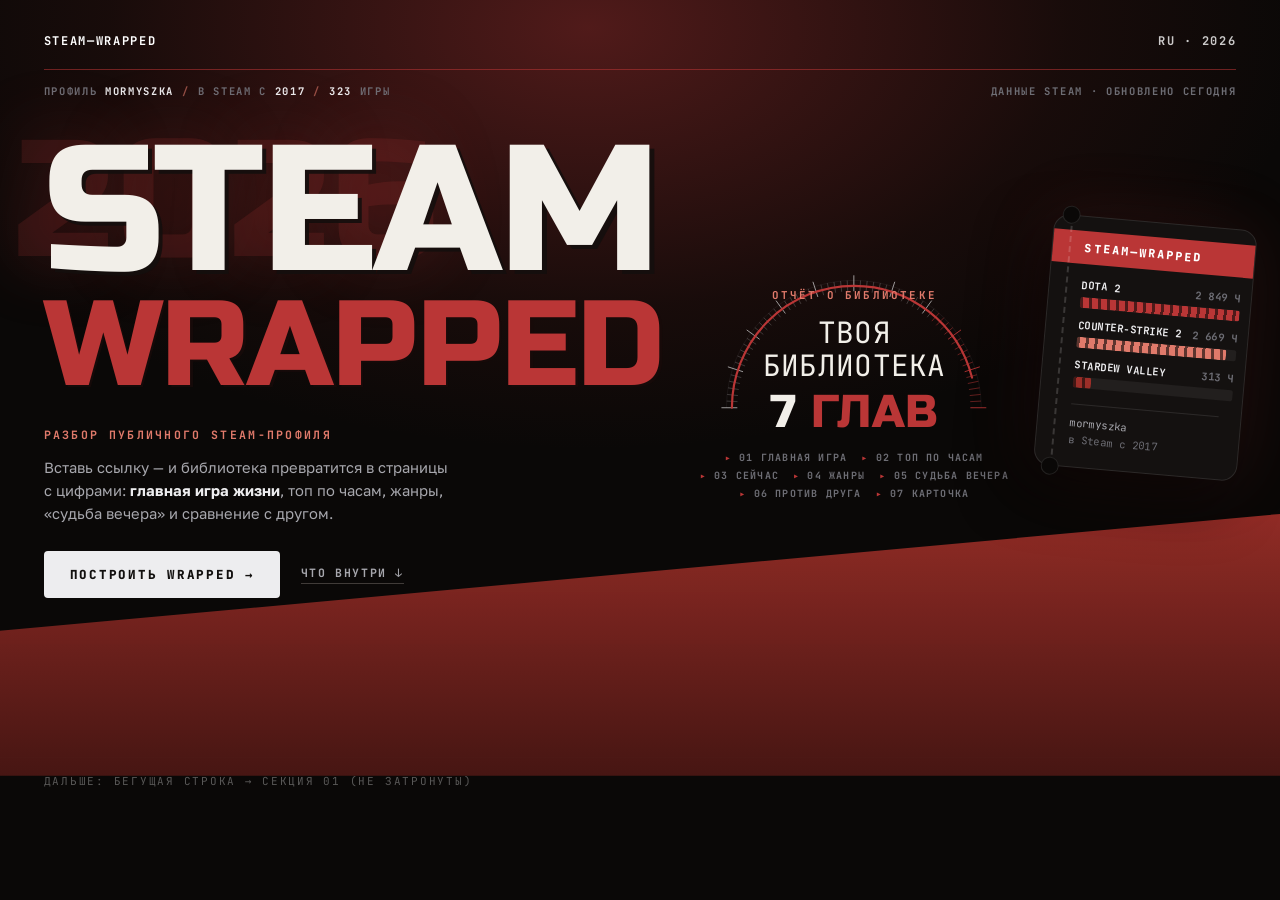
<file: concepts/hero-proto-v2.html>
<!DOCTYPE html>
<html lang="ru">
<head>
<meta charset="utf-8">
<meta name="viewport" content="width=device-width, initial-scale=1">
<title>Прототип hero v2 — «Суть сайта»</title>
<!--
  ПРОТОТИП v2. Боевые index.html / style.css / app.js не задействованы.

  Отличия от v1 (Redline-приборка):
  - вордмарк набран Russo One 400 (выбор пользователя)
  - в приборе НЕТ акцента на часах: в центре дуги — суть сервиса и оглавление разделов
  - слева под вордмарком живёт текст-обещание и кнопка действия
  - цифры профиля ушли в тонкую моно-ленту (контекст, не акцент)
-->
<style>
@font-face {
  font-family: "Russo"; font-style: normal; font-display: block; font-weight: 400;
  src: url("/concepts/fonts/russo-one-latin-400-normal.woff2") format("woff2");
  unicode-range: U+0000-00FF,U+0131,U+0152-0153,U+02BB-02BC,U+02C6,U+02DA,U+02DC,U+0304,U+0308,U+0329,U+2000-206F,U+20AC,U+2122,U+2191,U+2193,U+2212,U+2215,U+FEFF,U+FFFD;
}
@font-face {
  font-family: "Russo"; font-style: normal; font-display: block; font-weight: 400;
  src: url("/concepts/fonts/russo-one-cyrillic-400-normal.woff2") format("woff2");
  unicode-range: U+0301,U+0400-045F,U+0490-0491,U+04B0-04B1,U+2116;
}
@font-face {
  font-family: "Mono Proto"; font-style: normal; font-display: block; font-weight: 100 800;
  src: url("/concepts/fonts/jetbrains-mono-latin-wght-normal.woff2") format("woff2-variations");
  unicode-range: U+0000-00FF,U+0131,U+0152-0153,U+02BB-02BC,U+02C6,U+02DA,U+02DC,U+0304,U+0308,U+0329,U+2000-206F,U+20AC,U+2122,U+2191,U+2193,U+2212,U+2215,U+FEFF,U+FFFD;
}
@font-face {
  font-family: "Mono Proto"; font-style: normal; font-display: block; font-weight: 100 800;
  src: url("/concepts/fonts/jetbrains-mono-cyrillic-wght-normal.woff2") format("woff2-variations");
  unicode-range: U+0301,U+0400-045F,U+0490-0491,U+04B0-04B1,U+2116;
}
@font-face {
  font-family: "Golos Proto"; font-style: normal; font-display: block; font-weight: 100 900;
  src: url("/concepts/fonts/golos-text-latin-wght-normal.woff2") format("woff2-variations");
  unicode-range: U+0000-00FF,U+0131,U+0152-0153,U+02BB-02BC,U+02C6,U+02DA,U+02DC,U+0304,U+0308,U+0329,U+2000-206F,U+20AC,U+2122,U+2191,U+2193,U+2212,U+2215,U+FEFF,U+FFFD;
}
@font-face {
  font-family: "Golos Proto"; font-style: normal; font-display: block; font-weight: 100 900;
  src: url("/concepts/fonts/golos-text-cyrillic-wght-normal.woff2") format("woff2-variations");
  unicode-range: U+0301,U+0400-045F,U+0490-0491,U+04B0-04B1,U+2116;
}

:root {
  --bg: #0A0807; --bg-soft: #141110;
  --ink: #EDEDEF; --ink-dim: #A7A7AD; --ink-faint: #6E6E75;
  --c1: #BA3636; --c2: #9C2E28; --c3: #772420; --c4: #E07A6B;
  --line: rgba(255, 241, 231, 0.10);
  --display: "Russo", "Arial Narrow", Arial, sans-serif;
  --sans: "Golos Proto", "Segoe UI", Arial, sans-serif;
  --mono: "Mono Proto", Consolas, monospace;
}
* { box-sizing: border-box; }
html, body { margin: 0; }
body { background: var(--bg); color: var(--ink); font-family: var(--sans); }

/* ===== сцена hero ===== */
.hero__red {
  position: relative; isolation: isolate; overflow-x: clip;
  padding: clamp(22px, 2.6vw, 40px) clamp(18px, 3.4vw, 56px) clamp(60px, 7.4vw, 108px);
  background:
    radial-gradient(72% 78% at 46% 4%, rgba(186, 54, 54, 0.40), rgba(119, 36, 32, 0.13) 52%, transparent 78%),
    #0A0807;
}
/* кирпичная диагональ через низ сцены */
.hero__red::after {
  content: ""; position: absolute; left: -2%; right: -2%; bottom: -12%; height: 38%; z-index: 0;
  background: linear-gradient(180deg, rgba(156, 46, 40, 0.92), rgba(72, 22, 19, 0.98));
  border-top: 1px solid rgba(224, 122, 107, 0.55);
  clip-path: polygon(0 46%, 100% 0, 100% 100%, 0 100%);
  pointer-events: none;
}
.hero__red > * { position: relative; z-index: 1; }

/* сервисная строка */
.hero__nav {
  display: flex; align-items: center; justify-content: space-between; gap: 16px;
  padding-bottom: clamp(12px, 1.6vw, 20px);
  font-family: var(--mono); font-size: 12px; font-weight: 700;
  letter-spacing: 0.14em; text-transform: uppercase; color: #FFFFFF;
  border-bottom: 1px solid rgba(186, 54, 54, 0.55);
}
.hero__nav .pill { color: rgba(255, 255, 255, 0.78); }
/* моно-лента контекста: цифры профиля мелким кеглем, без акцента */
.hero__meta {
  display: flex; justify-content: space-between; gap: 18px; flex-wrap: wrap;
  padding: clamp(9px, 1.1vw, 14px) 0 0;
  font-family: var(--mono); font-size: 10.5px; font-weight: 700;
  letter-spacing: 0.16em; text-transform: uppercase; color: var(--ink-faint);
}
.hero__meta b { color: var(--ink); font-weight: 700; }
.hero__meta .sep { color: rgba(224, 122, 107, 0.6); padding: 0 8px; }

/* ===== сцена: вордмарк и обещание слева, прибор справа ===== */
.hero__grid {
  display: grid; grid-template-columns: minmax(0, 1.06fr) minmax(300px, 0.94fr);
  gap: clamp(16px, 2.6vw, 48px); align-items: center;
  margin-top: clamp(16px, 2.6vw, 42px);
}
.hero__lead { min-width: 0; }
.wordmark { position: relative; }
.wm {
  display: block; width: 100%; text-align: center; white-space: nowrap;
  font-family: var(--display); font-weight: 400; text-transform: uppercase;
  line-height: 0.9; letter-spacing: -0.01em;
}
.wm--steam { color: #F2EFE9; text-shadow: 0.024em 0.024em 0 rgba(20, 14, 13, 0.9); }
.wm--wrapped { color: var(--c1); text-shadow: 0.02em 0.02em 0 rgba(24, 10, 9, 0.85); }
/* призрак-штамп: показан целиком, без обрезки по краю сцены */
.wm-ghost {
  position: absolute; left: 30%; top: 26%; transform: translate(-50%, -50%);
  z-index: -1; margin: 0; pointer-events: none;
  font-family: var(--display); letter-spacing: 0.02em;
  font-size: clamp(96px, 13vw, 208px); line-height: 1;
  color: rgba(186, 54, 54, 0.16);
  text-shadow: 0 0 70px rgba(186, 54, 54, 0.30);
}

/* текст-обещание: единственное, что объясняет суть */
.lead-eyebrow {
  margin: clamp(16px, 2vw, 26px) 0 0;
  font-family: var(--mono); font-size: clamp(10px, 0.9vw, 12px); font-weight: 700;
  letter-spacing: 0.2em; text-transform: uppercase; color: var(--c4);
}
.lead-value {
  max-width: 46ch; margin: clamp(10px, 1.2vw, 16px) 0 0;
  font-size: clamp(14px, 1.15vw, 17px); line-height: 1.55; color: var(--ink-dim);
}
.lead-value b { color: var(--ink); font-weight: 700; }
.lead-actions { display: flex; align-items: center; gap: clamp(12px, 1.6vw, 22px); flex-wrap: wrap; margin: clamp(16px, 2vw, 26px) 0 0; }
.lead-cta {
  display: inline-flex; align-items: center; gap: 10px; padding: 15px 26px;
  background: #EDEDEF; color: #12100F; border: 0; border-radius: 4px; cursor: pointer;
  font-family: var(--mono); font-size: 12.5px; font-weight: 800;
  letter-spacing: 0.14em; text-transform: uppercase;
}
.lead-cta:hover { background: #FFFFFF; }
.lead-more {
  font-family: var(--mono); font-size: 11.5px; font-weight: 700; letter-spacing: 0.14em;
  text-transform: uppercase; color: var(--ink-dim); text-decoration: none;
  border-bottom: 1px solid rgba(255, 241, 231, 0.22); padding-bottom: 3px;
}
.lead-more:hover { color: var(--ink); border-color: var(--c1); }

/* ===== прибор: риски + дуга + суть внутри, билет — отдельной колонкой ===== */
.dash {
  display: grid; grid-template-columns: minmax(0, 1fr) auto;
  gap: clamp(8px, 1.2vw, 20px); align-items: end; min-width: 0;
}
.dash__left { min-width: 0; }
.gauge { position: relative; width: 100%; max-width: 560px; margin: 0 auto; }
.gauge__svg { display: block; width: 100%; height: auto; overflow: visible; }
.gauge__tick { stroke: rgba(237, 237, 239, 0.40); stroke-width: 1.4; }
.gauge__tick--major { stroke: rgba(237, 237, 239, 0.72); stroke-width: 2.4; }
.gauge__tick--red { stroke: var(--c1); }
.gauge__arc { fill: none; stroke: rgba(237, 237, 239, 0.12); stroke-width: 1.2; }
.gauge__progress {
  fill: none; stroke: var(--c1); stroke-width: 6; stroke-linecap: round;
  transition: stroke-dashoffset 2s cubic-bezier(0.2, 0.7, 0.2, 1);
}
.gauge__label {
  font-family: var(--mono); font-weight: 700; font-size: 13px;
  letter-spacing: 0.06em; fill: rgba(237, 237, 239, 0.40);
}
.gauge__label--red { fill: var(--c4); }
.gauge__readout {
  position: absolute; left: 0; right: 0; top: 58%; transform: translateY(-50%);
  text-align: center;
}
.gauge__cap {
  font-family: var(--mono); font-size: clamp(9.5px, 0.85vw, 11.5px); font-weight: 700;
  letter-spacing: 0.2em; text-transform: uppercase; color: var(--c4);
}
/* ширина обещания ограничена внутренним просветом дуги: 62% от ширины прибора */
.gauge__promise {
  max-width: 62%; margin: clamp(9px, 1.2vw, 15px) auto 0;
  font-family: var(--mono); font-weight: 800;
  font-size: clamp(20px, 2.3vw, 33px); line-height: 1.1;
  letter-spacing: 0.01em; text-transform: uppercase; color: #F2EFE9;
}
.gauge__promise em { font-style: normal; color: var(--c1); }
.gauge__promise b { display: block; font-weight: 400; }
.gauge__num-big {
  display: block; margin-top: clamp(4px, 0.5vw, 8px);
  font-family: var(--display); font-weight: 400; font-size: clamp(30px, 3.6vw, 52px);
  line-height: 1; letter-spacing: 0.01em; color: #F2EFE9;
}
.gauge__num-big em { font-style: normal; color: var(--c1); }
.gauge__chapters {
  display: flex; justify-content: center; flex-wrap: wrap; gap: 5px clamp(8px, 1.1vw, 16px);
  margin: clamp(10px, 1.4vw, 18px) 0 0;
  font-family: var(--mono); font-size: clamp(9px, 0.78vw, 10.5px); font-weight: 700;
  letter-spacing: 0.12em; text-transform: uppercase; color: var(--ink-faint);
}
.gauge__chapters span { white-space: nowrap; }
.gauge__chapters span::before { content: "▸ "; color: var(--c1); }

/* ===== тикет-pit-pass ===== */
.ticket {
  position: relative; z-index: 3; align-self: end;
  width: clamp(204px, 15vw, 244px); margin-bottom: clamp(6px, 1.4vw, 22px);
  padding: 0 22px 20px 32px; background: #141110;
  border: 1px solid rgba(255, 255, 255, 0.10); border-radius: 16px;
  transform: rotate(5deg); transform-origin: 100% 100%;
  box-shadow: -16px 22px 56px rgba(0, 0, 0, 0.55), 0 0 70px rgba(186, 54, 54, 0.16);
  transition: transform 0.35s cubic-bezier(0.2, 0.7, 0.2, 1);
}
.ticket:hover { transform: rotate(1.5deg) translateY(-4px); }
.ticket::before {
  content: ""; position: absolute; top: 0; bottom: 0; left: 16px;
  border-left: 2px dashed rgba(255, 255, 255, 0.16);
}
.ticket__notch {
  position: absolute; left: 7px; width: 18px; height: 18px; border-radius: 50%;
  background: var(--bg); border: 1px solid rgba(255, 255, 255, 0.10);
}
.ticket__notch--top { top: -10px; }
.ticket__notch--bottom { bottom: -10px; }
.ticket__head {
  margin: 14px -22px 14px -32px; padding: 9px 22px 9px 32px;
  background: var(--c1); color: #FFFFFF;
  font-family: var(--mono); font-size: 11.5px; font-weight: 800;
  letter-spacing: 0.18em; text-transform: uppercase;
}
.ticket__rows { display: grid; gap: 10px; }
.ticket__row-name {
  display: flex; justify-content: space-between; gap: 10px; margin-bottom: 5px;
  font-family: var(--mono); font-size: 10.5px; font-weight: 700;
  letter-spacing: 0.05em; text-transform: uppercase; color: var(--ink-faint);
}
.ticket__row-name b { min-width: 0; color: var(--ink); font-weight: 700; overflow: hidden; text-overflow: ellipsis; white-space: nowrap; }
.ticket__row-name span { white-space: nowrap; }
.ticket__bar { height: 11px; border-radius: 2px; overflow: hidden; background: rgba(255, 255, 255, 0.06); }
.ticket__bar i {
  display: block; height: 100%; width: 0; border-radius: 2px;
  background-color: var(--c1);
  background-image: repeating-linear-gradient(90deg, rgba(12, 9, 8, 0.62) 0 3px, transparent 3px 9px);
  transition: width 1s cubic-bezier(0.2, 0.7, 0.3, 1);
}
.ticket__bar--2 i { background-color: var(--c4); }
.ticket__bar--3 i { background-color: var(--c2); }
.ticket__foot {
  display: grid; gap: 3px; margin-top: 16px;
  border-top: 1px solid rgba(255, 255, 255, 0.10); padding-top: 11px;
  font-family: var(--mono); font-size: 10.5px; color: var(--ink-faint); letter-spacing: 0.04em;
}
.ticket__foot span:first-child { color: var(--ink-dim); }

.after {
  border-top: 1px solid var(--line); margin-top: clamp(40px, 5vw, 76px);
  padding: 16px clamp(18px, 3.4vw, 56px) 0;
  font-family: var(--mono); font-size: 11px; letter-spacing: 0.16em;
  text-transform: uppercase; color: rgba(237, 237, 239, 0.35);
}

@media (max-width: 1080px) {
  .hero__grid { grid-template-columns: minmax(0, 1fr); gap: clamp(24px, 5vw, 42px); }
  .ticket { display: none; }
  .dash { grid-template-columns: minmax(0, 1fr); }
  .gauge { max-width: none; }
  .lead-value { max-width: none; }
}
@media (max-width: 620px) {
  .hero__red { padding-bottom: clamp(44px, 11vw, 72px); }
  .hero__red::after { height: 30%; clip-path: polygon(0 62%, 100% 0, 100% 100%, 0 100%); }
  .dash { margin-bottom: clamp(-44px, -9vw, -16px); }
  .gauge { max-width: min(90vw, 380px); }
  .gauge__readout { top: 56%; }
  .gauge__promise { max-width: 78%; }
  .gauge__num-big { font-size: clamp(26px, 9vw, 40px); }
  .gauge__chapters { font-size: 9px; letter-spacing: 0.07em; gap: 4px 10px; }
  .hero__meta { font-size: 9.5px; letter-spacing: 0.1em; gap: 6px 14px; }
  .lead-cta { width: 100%; justify-content: center; }
}
@media (prefers-reduced-motion: reduce) {
  * { animation-duration: .01ms !important; transition-duration: .01ms !important; }
}
</style>
</head>
<body>

<main class="hero__red">
  <div class="hero__nav">
    <span>Steam—Wrapped</span>
    <span class="pill">RU · 2026</span>
  </div>

  <div class="hero__meta">
    <span>профиль <b>mormyszka</b><span class="sep">/</span>в Steam с <b>2017</b><span class="sep">/</span><b>323</b> игры</span>
    <span>данные steam · обновлено сегодня</span>
  </div>

  <div class="hero__grid">
    <div class="hero__lead">
      <header class="wordmark">
        <span class="wm-ghost" aria-hidden="true">2026</span>
        <span class="wm wm--steam" data-wm>Steam</span>
        <span class="wm wm--wrapped" data-wm>Wrapped</span>
      </header>
      <p class="lead-eyebrow">Разбор публичного Steam-профиля</p>
      <p class="lead-value">
        Вставь ссылку — и библиотека превратится в страницы с цифрами:
        <b>главная игра жизни</b>, топ по часам, жанры, «судьба вечера» и сравнение с другом.
      </p>
      <div class="lead-actions">
        <button class="lead-cta" type="button">Построить wrapped →</button>
        <a class="lead-more" href="#soulmate">Что внутри ↓</a>
      </div>
    </div>

    <div class="dash">
      <div class="dash__left">
      <div class="gauge" id="gauge">
        <svg class="gauge__svg" viewBox="0 0 900 470" role="img" aria-label="Отчёт о библиотеке: семь глав — от главной игры до карточки для сторис">
          <g id="gaugeTicks"></g>
          <path id="gaugeProgress" class="gauge__progress" d=""></path>
        </svg>
        <div class="gauge__readout">
          <div class="gauge__cap">Отчёт о библиотеке</div>
          <p class="gauge__promise">
            <b>Твоя библиотека</b>
            <span class="gauge__num-big">7 <em>глав</em></span>
          </p>
        </div>
      </div>
      <div class="gauge__chapters">
        <span>01 главная игра</span>
        <span>02 топ по часам</span>
        <span>03 сейчас</span>
        <span>04 жанры</span>
        <span>05 судьба вечера</span>
        <span>06 против друга</span>
        <span>07 карточка</span>
      </div>
      </div>

      <aside class="ticket" aria-hidden="true">
        <span class="ticket__notch ticket__notch--top"></span>
        <span class="ticket__notch ticket__notch--bottom"></span>
        <div class="ticket__head">Steam—Wrapped</div>
        <div class="ticket__rows">
          <div>
            <div class="ticket__row-name"><b>Dota 2</b><span>2 849 ч</span></div>
            <div class="ticket__bar"><i data-w="100"></i></div>
          </div>
          <div>
            <div class="ticket__row-name"><b>Counter-Strike 2</b><span>2 669 ч</span></div>
            <div class="ticket__bar ticket__bar--2"><i data-w="94"></i></div>
          </div>
          <div>
            <div class="ticket__row-name"><b>Stardew Valley</b><span>313 ч</span></div>
            <div class="ticket__bar ticket__bar--3"><i data-w="11"></i></div>
          </div>
        </div>
        <div class="ticket__foot"><span>mormyszka</span><span>в Steam с 2017</span></div>
      </aside>
    </div>
  </div>
</main>

<p class="after">дальше: бегущая строка → секция 01 (не затронуты)</p>

<script>
/* ---------- фит вордмарка: Range-замер, размер прямо в font-size ---------- */
(function wordmarkFit() {
  var lines = document.querySelectorAll("[data-wm]");
  function sizeToWidth(sp, target) {
    sp.style.fontSize = "100px";
    var size = 100;
    for (var i = 0; i < 8; i++) {
      var rng = document.createRange();
      rng.selectNodeContents(sp);
      var real = rng.getBoundingClientRect().width;
      if (!real) break;
      size = size * (target / real);
      sp.style.fontSize = size.toFixed(2) + "px";
      if (Math.abs(real - target) <= 1) break;
    }
    return size;
  }
  /* Кап по высоте — в JS, а не в CSS min(var(), vh): CSS-кап ломает докрутку по Range. */
  function fit() {
    var host = document.querySelector(".wordmark");
    if (!host) return;
    var target = host.clientWidth;
    var sizes = [];
    lines.forEach(function (sp) { sizes.push(sizeToWidth(sp, target)); });
    var cap = window.innerHeight * 0.46;
    var total = 0;
    lines.forEach(function (sp) { total += sp.getBoundingClientRect().height; });
    if (total > cap) {
      var k = cap / total;
      lines.forEach(function (sp, i) { sp.style.fontSize = (sizes[i] * k).toFixed(2) + "px"; });
    }
  }
  fit();
  window.__wmFit = fit;
  window.addEventListener("resize", fit, { passive: true });
  if (document.fonts && document.fonts.ready) document.fonts.ready.then(fit);
  window.addEventListener("load", fit);
})();

/* ---------- прибор: риски, красная зона, дуга-прогресс ---------- */
(function gauge() {
  var NS = "http://www.w3.org/2000/svg";
  var g = document.getElementById("gaugeTicks");
  if (!g) return;
  var CX = 450, CY = 400, R_IN = 322, R_OUT = 352, R_MAJ = 366;
  var TICKS = 61, RED_FROM = 0.72, START_ANGLE = -90, SWEEP = 180;
  function angleAt(t) { return START_ANGLE + SWEEP * t; }

  var arc = document.createElementNS(NS, "path");
  var a0 = angleAt(0) * Math.PI / 180, a1 = angleAt(1) * Math.PI / 180;
  arc.setAttribute("d", "M " + (CX + R_OUT * Math.sin(a0)) + " " + (CY - R_OUT * Math.cos(a0)) +
    " A " + R_OUT + " " + R_OUT + " 0 0 1 " + (CX + R_OUT * Math.sin(a1)) + " " + (CY - R_OUT * Math.cos(a1)));
  arc.setAttribute("class", "gauge__arc");
  g.appendChild(arc);

  for (var i = 0; i < TICKS; i++) {
    var t = i / (TICKS - 1);
    var ang = angleAt(t) * Math.PI / 180;
    var major = i % 6 === 0;
    var ln = document.createElementNS(NS, "line");
    ln.setAttribute("x1", CX + R_IN * Math.sin(ang));
    ln.setAttribute("y1", CY - R_IN * Math.cos(ang));
    ln.setAttribute("x2", CX + (major ? R_MAJ : R_OUT) * Math.sin(ang));
    ln.setAttribute("y2", CY - (major ? R_MAJ : R_OUT) * Math.cos(ang));
    var cls = "gauge__tick" + (major ? " gauge__tick--major" : "");
    if (t >= RED_FROM) cls += " gauge__tick--red";
    ln.setAttribute("class", cls);
    g.appendChild(ln);
  }

  /* дуга-прогресс: от начала шкалы до 92% — чисто графический акцент, без числа */
  var VALUE = 0.92;
  var R_MID = (R_IN + R_OUT) / 2;
  var progress = document.getElementById("gaugeProgress");
  var half = Math.PI * R_MID;
  progress.setAttribute("d",
    "M " + (CX + R_MID * Math.sin(a0)) + " " + (CY - R_MID * Math.cos(a0)) +
    " A " + R_MID + " " + R_MID + " 0 0 1 " + (CX + R_MID * Math.sin(a1)) + " " + (CY - R_MID * Math.cos(a1)));
  progress.style.strokeDasharray = half;
  progress.style.strokeDashoffset = half;
  setTimeout(function () { progress.style.strokeDashoffset = (half * (1 - VALUE)).toFixed(1); }, 250);

  document.querySelectorAll(".ticket__bar i").forEach(function (el) {
    setTimeout(function () { el.style.width = (el.getAttribute("data-w") || "0") + "%"; }, 400);
  });
})();
</script>
</body>
</html>
</file>
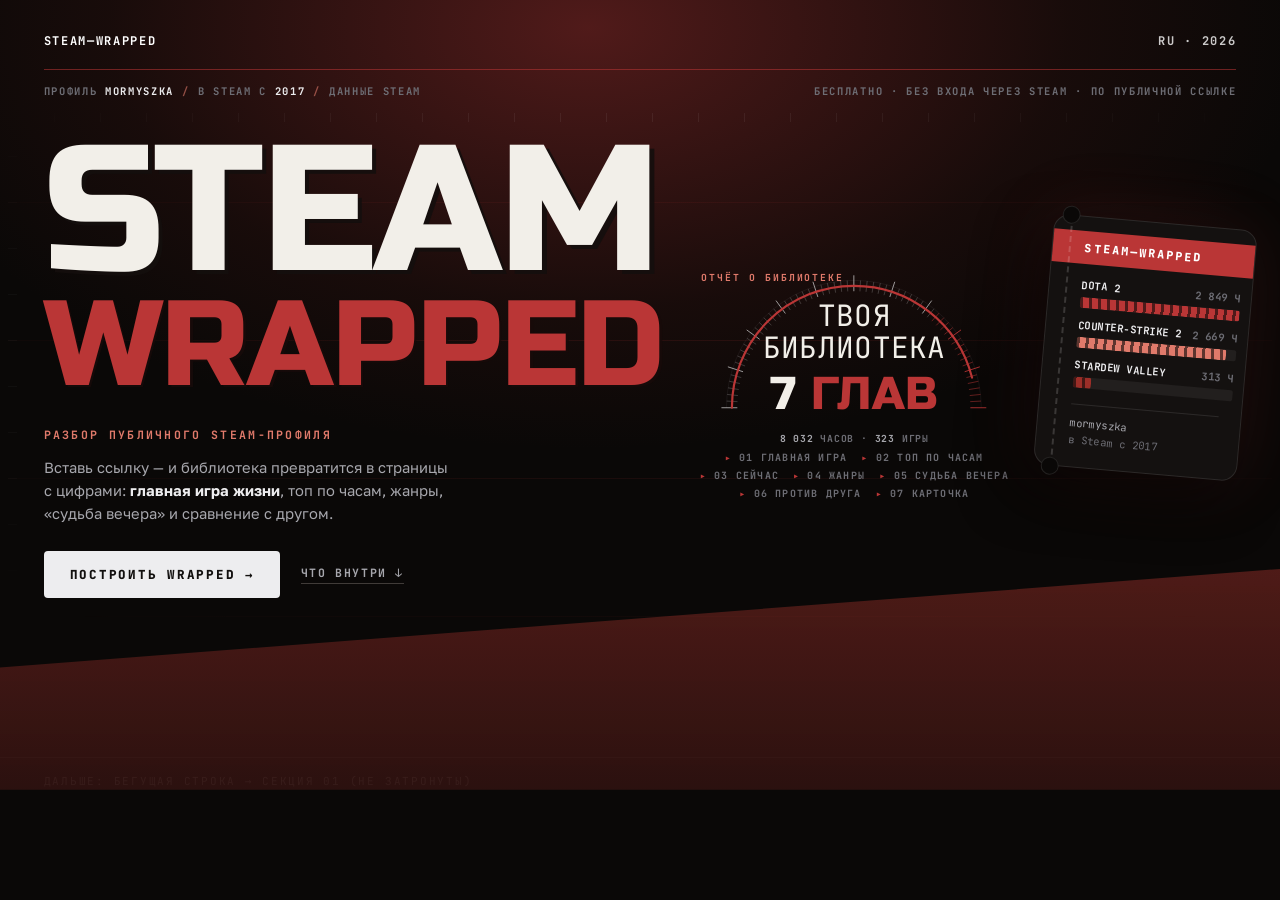
<file: concepts/hero-proto-v3.html>
<!DOCTYPE html>
<html lang="ru">
<head>
<meta charset="utf-8">
<meta name="viewport" content="width=device-width, initial-scale=1">
<title>Прототип hero v3 — «Микс»</title>
<!--
  ПРОТОТИП v3 — микс v1 и v2. Боевые index.html / style.css / app.js не задействованы.

  Что взято откуда:
  - от v2: вордмарк Russo One, текст-суть и кнопка слева, прибор «7 глав» с оглавлением
  - от v1: часы и счётчики вернулись в прибор мелкой моно-строкой (деталь, не акцент)
  - диагональ снизу приглушена, вместо призрачных цифр — техническая разметка-чертёж
-->
<style>
@font-face {
  font-family: "Russo"; font-style: normal; font-display: block; font-weight: 400;
  src: url("/concepts/fonts/russo-one-latin-400-normal.woff2") format("woff2");
  unicode-range: U+0000-00FF,U+0131,U+0152-0153,U+02BB-02BC,U+02C6,U+02DA,U+02DC,U+0304,U+0308,U+0329,U+2000-206F,U+20AC,U+2122,U+2191,U+2193,U+2212,U+2215,U+FEFF,U+FFFD;
}
@font-face {
  font-family: "Russo"; font-style: normal; font-display: block; font-weight: 400;
  src: url("/concepts/fonts/russo-one-cyrillic-400-normal.woff2") format("woff2");
  unicode-range: U+0301,U+0400-045F,U+0490-0491,U+04B0-04B1,U+2116;
}
@font-face {
  font-family: "Mono Proto"; font-style: normal; font-display: block; font-weight: 100 800;
  src: url("/concepts/fonts/jetbrains-mono-latin-wght-normal.woff2") format("woff2-variations");
  unicode-range: U+0000-00FF,U+0131,U+0152-0153,U+02BB-02BC,U+02C6,U+02DA,U+02DC,U+0304,U+0308,U+0329,U+2000-206F,U+20AC,U+2122,U+2191,U+2193,U+2212,U+2215,U+FEFF,U+FFFD;
}
@font-face {
  font-family: "Mono Proto"; font-style: normal; font-display: block; font-weight: 100 800;
  src: url("/concepts/fonts/jetbrains-mono-cyrillic-wght-normal.woff2") format("woff2-variations");
  unicode-range: U+0301,U+0400-045F,U+0490-0491,U+04B0-04B1,U+2116;
}
@font-face {
  font-family: "Golos Proto"; font-style: normal; font-display: block; font-weight: 100 900;
  src: url("/concepts/fonts/golos-text-latin-wght-normal.woff2") format("woff2-variations");
  unicode-range: U+0000-00FF,U+0131,U+0152-0153,U+02BB-02BC,U+02C6,U+02DA,U+02DC,U+0304,U+0308,U+0329,U+2000-206F,U+20AC,U+2122,U+2191,U+2193,U+2212,U+2215,U+FEFF,U+FFFD;
}
@font-face {
  font-family: "Golos Proto"; font-style: normal; font-display: block; font-weight: 100 900;
  src: url("/concepts/fonts/golos-text-cyrillic-wght-normal.woff2") format("woff2-variations");
  unicode-range: U+0301,U+0400-045F,U+0490-0491,U+04B0-04B1,U+2116;
}

:root {
  --bg: #0A0807; --bg-soft: #141110;
  --ink: #EDEDEF; --ink-dim: #A7A7AD; --ink-faint: #6E6E75;
  --c1: #BA3636; --c2: #9C2E28; --c3: #772420; --c4: #E07A6B;
  --line: rgba(255, 241, 231, 0.10);
  --display: "Russo", "Arial Narrow", Arial, sans-serif;
  --sans: "Golos Proto", "Segoe UI", Arial, sans-serif;
  --mono: "Mono Proto", Consolas, monospace;
}
* { box-sizing: border-box; }
html, body { margin: 0; }
body { background: var(--bg); color: var(--ink); font-family: var(--sans); }

/* ===== сцена hero ===== */
.hero__red {
  position: relative; isolation: isolate; overflow-x: clip;
  padding: clamp(22px, 2.6vw, 40px) clamp(18px, 3.4vw, 56px) clamp(60px, 7.4vw, 108px);
  background:
    radial-gradient(72% 78% at 46% 4%, rgba(186, 54, 54, 0.40), rgba(119, 36, 32, 0.13) 52%, transparent 78%),
    #0A0807;
}
/* кирпичная диагональ через низ сцены */
.hero__red::after {
  content: ""; position: absolute; left: -2%; right: -2%; bottom: -14%; height: 32%; z-index: 0;
  background: linear-gradient(180deg, rgba(120, 38, 33, 0.62), rgba(48, 18, 16, 0.88));
  border-top: 1px solid rgba(186, 54, 54, 0.38);
  clip-path: polygon(0 46%, 100% 0, 100% 100%, 0 100%);
  pointer-events: none;
}
.hero__red > * { position: relative; z-index: 1; }

/* сервисная строка */
.hero__nav {
  display: flex; align-items: center; justify-content: space-between; gap: 16px;
  padding-bottom: clamp(12px, 1.6vw, 20px);
  font-family: var(--mono); font-size: 12px; font-weight: 700;
  letter-spacing: 0.14em; text-transform: uppercase; color: #FFFFFF;
  border-bottom: 1px solid rgba(186, 54, 54, 0.55);
}
.hero__nav .pill { color: rgba(255, 255, 255, 0.78); }
/* моно-лента контекста: цифры профиля мелким кеглем, без акцента */
.hero__meta {
  display: flex; justify-content: space-between; gap: 18px; flex-wrap: wrap;
  padding: clamp(9px, 1.1vw, 14px) 0 0;
  font-family: var(--mono); font-size: 10.5px; font-weight: 700;
  letter-spacing: 0.16em; text-transform: uppercase; color: var(--ink-faint);
}
.hero__meta b { color: var(--ink); font-weight: 700; }
.hero__meta .sep { color: rgba(224, 122, 107, 0.6); padding: 0 8px; }

/* ===== сцена: вордмарк и обещание слева, прибор справа ===== */
.hero__grid {
  position: relative;
  display: grid; grid-template-columns: minmax(0, 1.06fr) minmax(300px, 0.94fr);
  gap: clamp(16px, 2.6vw, 48px); align-items: center;
  margin-top: clamp(16px, 2.6vw, 42px);
}
.hero__lead, .dash { position: relative; z-index: 1; }
.hero__lead { min-width: 0; }
.wordmark { position: relative; }
.wm {
  display: block; width: 100%; text-align: center; white-space: nowrap;
  font-family: var(--display); font-weight: 400; text-transform: uppercase;
  line-height: 0.9; letter-spacing: -0.01em;
}
.wm--steam { color: #F2EFE9; text-shadow: 0.024em 0.024em 0 rgba(20, 14, 13, 0.9); }
.wm--wrapped { color: var(--c1); text-shadow: 0.02em 0.02em 0 rgba(24, 10, 9, 0.85); }
/* вместо призрачных цифр — техническая разметка: сетка и риски, как на чертеже */
.wm-ghost {
  position: absolute; inset: -4% -3%; z-index: 0; margin: 0; pointer-events: none;
  opacity: 0.72;
  background-image:
    /* риски по верхнему и нижнему краю блока */
    repeating-linear-gradient(90deg, rgba(237, 237, 239, 0.22) 0 1px, transparent 1px 46px),
    repeating-linear-gradient(0deg, rgba(237, 237, 239, 0.17) 0 1px, transparent 1px 46px),
    /* редкая миллиметровка */
    repeating-linear-gradient(0deg, rgba(186, 54, 54, 0.18) 0 1px, transparent 1px 138px);
  background-size: 100% 9px, 9px 100%, 100% 100%;
  background-position: 0 0, 0 0, 0 0;
  background-repeat: repeat-x, repeat-y, repeat;
  -webkit-mask-image: radial-gradient(78% 92% at 50% 48%, #000 12%, transparent 82%);
  mask-image: radial-gradient(78% 92% at 50% 48%, #000 12%, transparent 82%);
}

/* текст-обещание: единственное, что объясняет суть */
.lead-eyebrow {
  margin: clamp(16px, 2vw, 26px) 0 0;
  font-family: var(--mono); font-size: clamp(10px, 0.9vw, 12px); font-weight: 700;
  letter-spacing: 0.2em; text-transform: uppercase; color: var(--c4);
}
.lead-value {
  max-width: 46ch; margin: clamp(10px, 1.2vw, 16px) 0 0;
  font-size: clamp(14px, 1.15vw, 17px); line-height: 1.55; color: var(--ink-dim);
}
.lead-value b { color: var(--ink); font-weight: 700; }
.lead-actions { display: flex; align-items: center; gap: clamp(12px, 1.6vw, 22px); flex-wrap: wrap; margin: clamp(16px, 2vw, 26px) 0 0; }
.lead-cta {
  display: inline-flex; align-items: center; gap: 10px; padding: 15px 26px;
  background: #EDEDEF; color: #12100F; border: 0; border-radius: 4px; cursor: pointer;
  font-family: var(--mono); font-size: 12.5px; font-weight: 800;
  letter-spacing: 0.14em; text-transform: uppercase;
}
.lead-cta:hover { background: #FFFFFF; }
.lead-more {
  font-family: var(--mono); font-size: 11.5px; font-weight: 700; letter-spacing: 0.14em;
  text-transform: uppercase; color: var(--ink-dim); text-decoration: none;
  border-bottom: 1px solid rgba(255, 241, 231, 0.22); padding-bottom: 3px;
}
.lead-more:hover { color: var(--ink); border-color: var(--c1); }

/* ===== прибор: риски + дуга + суть внутри, билет — отдельной колонкой ===== */
.dash {
  display: grid; grid-template-columns: minmax(0, 1fr) auto;
  gap: clamp(8px, 1.2vw, 20px); align-items: end; min-width: 0;
}
.dash__left { min-width: 0; }
.gauge { position: relative; width: 100%; max-width: 560px; margin: 0 auto; }
.gauge__svg { display: block; width: 100%; height: auto; overflow: visible; }
.gauge__tick { stroke: rgba(237, 237, 239, 0.40); stroke-width: 1.4; }
.gauge__tick--major { stroke: rgba(237, 237, 239, 0.72); stroke-width: 2.4; }
.gauge__tick--red { stroke: var(--c1); }
.gauge__arc { fill: none; stroke: rgba(237, 237, 239, 0.12); stroke-width: 1.2; }
.gauge__progress {
  fill: none; stroke: var(--c1); stroke-width: 6; stroke-linecap: round;
  transition: stroke-dashoffset 2s cubic-bezier(0.2, 0.7, 0.2, 1);
}
.gauge__label {
  font-family: var(--mono); font-weight: 700; font-size: 13px;
  letter-spacing: 0.06em; fill: rgba(237, 237, 239, 0.40);
}
.gauge__label--red { fill: var(--c4); }
.gauge__readout {
  position: absolute; left: 0; right: 0; top: 60%; transform: translateY(-50%);
  text-align: center;
}
/* метка-«паспорт» прибора: стоит в свободном углу, чтобы не пересекать дугу */
.gauge__tag {
  position: absolute; left: 3%; top: 5%; z-index: 2;
  font-family: var(--mono); font-size: clamp(9px, 0.76vw, 10.5px); font-weight: 700;
  letter-spacing: 0.2em; text-transform: uppercase; color: var(--c4);
}
/* ширина обещания ограничена внутренним просветом дуги: 62% от ширины прибора */
.gauge__promise {
  max-width: 62%; margin: clamp(9px, 1.2vw, 15px) auto 0;
  font-family: var(--mono); font-weight: 800;
  font-size: clamp(20px, 2.3vw, 33px); line-height: 1.1;
  letter-spacing: 0.01em; text-transform: uppercase; color: #F2EFE9;
}
.gauge__promise em { font-style: normal; color: var(--c1); }
.gauge__promise b { display: block; font-weight: 400; }
.gauge__num-big {
  display: block; margin-top: clamp(4px, 0.5vw, 8px);
  font-family: var(--display); font-weight: 400; font-size: clamp(30px, 3.6vw, 52px);
  line-height: 1; letter-spacing: 0.01em; color: #F2EFE9;
}
.gauge__num-big em { font-style: normal; color: var(--c1); }
/* часы вернулись, но деталью: мелкая моно-строка под обещанием */
.gauge__readout-sub {
  margin: clamp(10px, 1.2vw, 16px) 0 0;
  font-family: var(--mono); font-size: clamp(9px, 0.76vw, 11px); font-weight: 700;
  letter-spacing: 0.08em; text-transform: uppercase; color: var(--ink-faint);
  white-space: nowrap;
}
.gauge__readout-sub b { color: var(--ink-dim); font-weight: 700; font-variant-numeric: tabular-nums; }
.gauge__chapters {
  display: flex; justify-content: center; flex-wrap: wrap; gap: 5px clamp(8px, 1.1vw, 16px);
  margin: clamp(10px, 1.4vw, 18px) 0 0;
  font-family: var(--mono); font-size: clamp(9px, 0.78vw, 10.5px); font-weight: 700;
  letter-spacing: 0.12em; text-transform: uppercase; color: var(--ink-faint);
}
.gauge__chapters span { white-space: nowrap; }
.gauge__chapters span::before { content: "▸ "; color: var(--c1); }

/* ===== тикет-pit-pass ===== */
.ticket {
  position: relative; z-index: 3; align-self: end;
  width: clamp(204px, 15vw, 244px); margin-bottom: clamp(6px, 1.4vw, 22px);
  padding: 0 22px 20px 32px; background: #141110;
  border: 1px solid rgba(255, 255, 255, 0.10); border-radius: 16px;
  transform: rotate(5deg); transform-origin: 100% 100%;
  box-shadow: -16px 22px 56px rgba(0, 0, 0, 0.55), 0 0 70px rgba(186, 54, 54, 0.16);
  transition: transform 0.35s cubic-bezier(0.2, 0.7, 0.2, 1);
}
.ticket:hover { transform: rotate(1.5deg) translateY(-4px); }
.ticket::before {
  content: ""; position: absolute; top: 0; bottom: 0; left: 16px;
  border-left: 2px dashed rgba(255, 255, 255, 0.16);
}
.ticket__notch {
  position: absolute; left: 7px; width: 18px; height: 18px; border-radius: 50%;
  background: var(--bg); border: 1px solid rgba(255, 255, 255, 0.10);
}
.ticket__notch--top { top: -10px; }
.ticket__notch--bottom { bottom: -10px; }
.ticket__head {
  margin: 14px -22px 14px -32px; padding: 9px 22px 9px 32px;
  background: var(--c1); color: #FFFFFF;
  font-family: var(--mono); font-size: 11.5px; font-weight: 800;
  letter-spacing: 0.18em; text-transform: uppercase;
}
.ticket__rows { display: grid; gap: 10px; }
.ticket__row-name {
  display: flex; justify-content: space-between; gap: 10px; margin-bottom: 5px;
  font-family: var(--mono); font-size: 10.5px; font-weight: 700;
  letter-spacing: 0.05em; text-transform: uppercase; color: var(--ink-faint);
}
.ticket__row-name b { min-width: 0; color: var(--ink); font-weight: 700; overflow: hidden; text-overflow: ellipsis; white-space: nowrap; }
.ticket__row-name span { white-space: nowrap; }
.ticket__bar { height: 11px; border-radius: 2px; overflow: hidden; background: rgba(255, 255, 255, 0.06); }
.ticket__bar i {
  display: block; height: 100%; width: 0; border-radius: 2px;
  background-color: var(--c1);
  background-image: repeating-linear-gradient(90deg, rgba(12, 9, 8, 0.62) 0 3px, transparent 3px 9px);
  transition: width 1s cubic-bezier(0.2, 0.7, 0.3, 1);
}
.ticket__bar--2 i { background-color: var(--c4); }
.ticket__bar--3 i { background-color: var(--c2); }
.ticket__foot {
  display: grid; gap: 3px; margin-top: 16px;
  border-top: 1px solid rgba(255, 255, 255, 0.10); padding-top: 11px;
  font-family: var(--mono); font-size: 10.5px; color: var(--ink-faint); letter-spacing: 0.04em;
}
.ticket__foot span:first-child { color: var(--ink-dim); }

.after {
  border-top: 1px solid var(--line); margin-top: clamp(40px, 5vw, 76px);
  padding: 16px clamp(18px, 3.4vw, 56px) 0;
  font-family: var(--mono); font-size: 11px; letter-spacing: 0.16em;
  text-transform: uppercase; color: rgba(237, 237, 239, 0.35);
}

@media (max-width: 1080px) {
  .hero__grid { grid-template-columns: minmax(0, 1fr); gap: clamp(24px, 5vw, 42px); }
  .ticket { display: none; }
  .dash { grid-template-columns: minmax(0, 1fr); }
  .gauge { max-width: none; }
  .lead-value { max-width: none; }
}
@media (max-width: 620px) {
  .hero__red { padding-bottom: clamp(44px, 11vw, 72px); }
  .hero__red::after { height: 30%; clip-path: polygon(0 62%, 100% 0, 100% 100%, 0 100%); }
  .dash { margin-bottom: clamp(-44px, -9vw, -16px); }
  .gauge { max-width: min(90vw, 380px); }
  .gauge__readout { top: 56%; }
  .gauge__promise { max-width: 78%; }
  .gauge__num-big { font-size: clamp(26px, 9vw, 40px); }
  .gauge__chapters { font-size: 9px; letter-spacing: 0.07em; gap: 4px 10px; }
  .hero__meta { font-size: 9.5px; letter-spacing: 0.1em; gap: 6px 14px; }
  .lead-cta { width: 100%; justify-content: center; }
}
@media (prefers-reduced-motion: reduce) {
  * { animation-duration: .01ms !important; transition-duration: .01ms !important; }
}
</style>
</head>
<body>

<main class="hero__red">
  <div class="hero__nav">
    <span>Steam—Wrapped</span>
    <span class="pill">RU · 2026</span>
  </div>

  <div class="hero__meta">
    <span>профиль <b>mormyszka</b><span class="sep">/</span>в Steam с <b>2017</b><span class="sep">/</span>данные steam</span>
    <span>бесплатно · без входа через steam · по публичной ссылке</span>
  </div>

  <div class="hero__grid">
    <span class="wm-ghost" aria-hidden="true"></span>
    <div class="hero__lead">
      <header class="wordmark">
        <span class="wm wm--steam" data-wm>Steam</span>
        <span class="wm wm--wrapped" data-wm>Wrapped</span>
      </header>
      <p class="lead-eyebrow">Разбор публичного Steam-профиля</p>
      <p class="lead-value">
        Вставь ссылку — и библиотека превратится в страницы с цифрами:
        <b>главная игра жизни</b>, топ по часам, жанры, «судьба вечера» и сравнение с другом.
      </p>
      <div class="lead-actions">
        <button class="lead-cta" type="button">Построить wrapped →</button>
        <a class="lead-more" href="#soulmate">Что внутри ↓</a>
      </div>
    </div>

    <div class="dash">
      <div class="dash__left">
      <div class="gauge" id="gauge">
        <svg class="gauge__svg" viewBox="0 0 900 470" role="img" aria-label="Отчёт о библиотеке: семь глав — от главной игры до карточки для сторис">
          <g id="gaugeTicks"></g>
          <path id="gaugeProgress" class="gauge__progress" d=""></path>
        </svg>
        <span class="gauge__tag">Отчёт о библиотеке</span>
        <div class="gauge__readout">
          <p class="gauge__promise">
            <b>Твоя библиотека</b>
            <span class="gauge__num-big">7 <em>глав</em></span>
          </p>
          <p class="gauge__readout-sub"><b>8 032</b> часов · <b>323</b> игры</p>
        </div>
      </div>
      <div class="gauge__chapters">
        <span>01 главная игра</span>
        <span>02 топ по часам</span>
        <span>03 сейчас</span>
        <span>04 жанры</span>
        <span>05 судьба вечера</span>
        <span>06 против друга</span>
        <span>07 карточка</span>
      </div>
      </div>

      <aside class="ticket" aria-hidden="true">
        <span class="ticket__notch ticket__notch--top"></span>
        <span class="ticket__notch ticket__notch--bottom"></span>
        <div class="ticket__head">Steam—Wrapped</div>
        <div class="ticket__rows">
          <div>
            <div class="ticket__row-name"><b>Dota 2</b><span>2 849 ч</span></div>
            <div class="ticket__bar"><i data-w="100"></i></div>
          </div>
          <div>
            <div class="ticket__row-name"><b>Counter-Strike 2</b><span>2 669 ч</span></div>
            <div class="ticket__bar ticket__bar--2"><i data-w="94"></i></div>
          </div>
          <div>
            <div class="ticket__row-name"><b>Stardew Valley</b><span>313 ч</span></div>
            <div class="ticket__bar ticket__bar--3"><i data-w="11"></i></div>
          </div>
        </div>
        <div class="ticket__foot"><span>mormyszka</span><span>в Steam с 2017</span></div>
      </aside>
    </div>
  </div>
</main>

<p class="after">дальше: бегущая строка → секция 01 (не затронуты)</p>

<script>
/* ---------- фит вордмарка: Range-замер, размер прямо в font-size ---------- */
(function wordmarkFit() {
  var lines = document.querySelectorAll("[data-wm]");
  function sizeToWidth(sp, target) {
    sp.style.fontSize = "100px";
    var size = 100;
    for (var i = 0; i < 8; i++) {
      var rng = document.createRange();
      rng.selectNodeContents(sp);
      var real = rng.getBoundingClientRect().width;
      if (!real) break;
      size = size * (target / real);
      sp.style.fontSize = size.toFixed(2) + "px";
      if (Math.abs(real - target) <= 1) break;
    }
    return size;
  }
  /* Кап по высоте — в JS, а не в CSS min(var(), vh): CSS-кап ломает докрутку по Range. */
  function fit() {
    var host = document.querySelector(".wordmark");
    if (!host) return;
    var target = host.clientWidth;
    var sizes = [];
    lines.forEach(function (sp) { sizes.push(sizeToWidth(sp, target)); });
    var cap = window.innerHeight * 0.46;
    var total = 0;
    lines.forEach(function (sp) { total += sp.getBoundingClientRect().height; });
    if (total > cap) {
      var k = cap / total;
      lines.forEach(function (sp, i) { sp.style.fontSize = (sizes[i] * k).toFixed(2) + "px"; });
    }
  }
  fit();
  window.__wmFit = fit;
  window.addEventListener("resize", fit, { passive: true });
  if (document.fonts && document.fonts.ready) document.fonts.ready.then(fit);
  window.addEventListener("load", fit);
})();

/* ---------- прибор: риски, красная зона, дуга-прогресс ---------- */
(function gauge() {
  var NS = "http://www.w3.org/2000/svg";
  var g = document.getElementById("gaugeTicks");
  if (!g) return;
  var CX = 450, CY = 400, R_IN = 322, R_OUT = 352, R_MAJ = 366;
  var TICKS = 61, RED_FROM = 0.72, START_ANGLE = -90, SWEEP = 180;
  function angleAt(t) { return START_ANGLE + SWEEP * t; }

  var arc = document.createElementNS(NS, "path");
  var a0 = angleAt(0) * Math.PI / 180, a1 = angleAt(1) * Math.PI / 180;
  arc.setAttribute("d", "M " + (CX + R_OUT * Math.sin(a0)) + " " + (CY - R_OUT * Math.cos(a0)) +
    " A " + R_OUT + " " + R_OUT + " 0 0 1 " + (CX + R_OUT * Math.sin(a1)) + " " + (CY - R_OUT * Math.cos(a1)));
  arc.setAttribute("class", "gauge__arc");
  g.appendChild(arc);

  for (var i = 0; i < TICKS; i++) {
    var t = i / (TICKS - 1);
    var ang = angleAt(t) * Math.PI / 180;
    var major = i % 6 === 0;
    var ln = document.createElementNS(NS, "line");
    ln.setAttribute("x1", CX + R_IN * Math.sin(ang));
    ln.setAttribute("y1", CY - R_IN * Math.cos(ang));
    ln.setAttribute("x2", CX + (major ? R_MAJ : R_OUT) * Math.sin(ang));
    ln.setAttribute("y2", CY - (major ? R_MAJ : R_OUT) * Math.cos(ang));
    var cls = "gauge__tick" + (major ? " gauge__tick--major" : "");
    if (t >= RED_FROM) cls += " gauge__tick--red";
    ln.setAttribute("class", cls);
    g.appendChild(ln);
  }

  /* дуга-прогресс: от начала шкалы до 92% — чисто графический акцент, без числа */
  var VALUE = 0.92;
  var R_MID = (R_IN + R_OUT) / 2;
  var progress = document.getElementById("gaugeProgress");
  var half = Math.PI * R_MID;
  progress.setAttribute("d",
    "M " + (CX + R_MID * Math.sin(a0)) + " " + (CY - R_MID * Math.cos(a0)) +
    " A " + R_MID + " " + R_MID + " 0 0 1 " + (CX + R_MID * Math.sin(a1)) + " " + (CY - R_MID * Math.cos(a1)));
  progress.style.strokeDasharray = half;
  progress.style.strokeDashoffset = half;
  setTimeout(function () { progress.style.strokeDashoffset = (half * (1 - VALUE)).toFixed(1); }, 250);

  document.querySelectorAll(".ticket__bar i").forEach(function (el) {
    setTimeout(function () { el.style.width = (el.getAttribute("data-w") || "0") + "%"; }, 400);
  });
})();
</script>
</body>
</html>
</file>
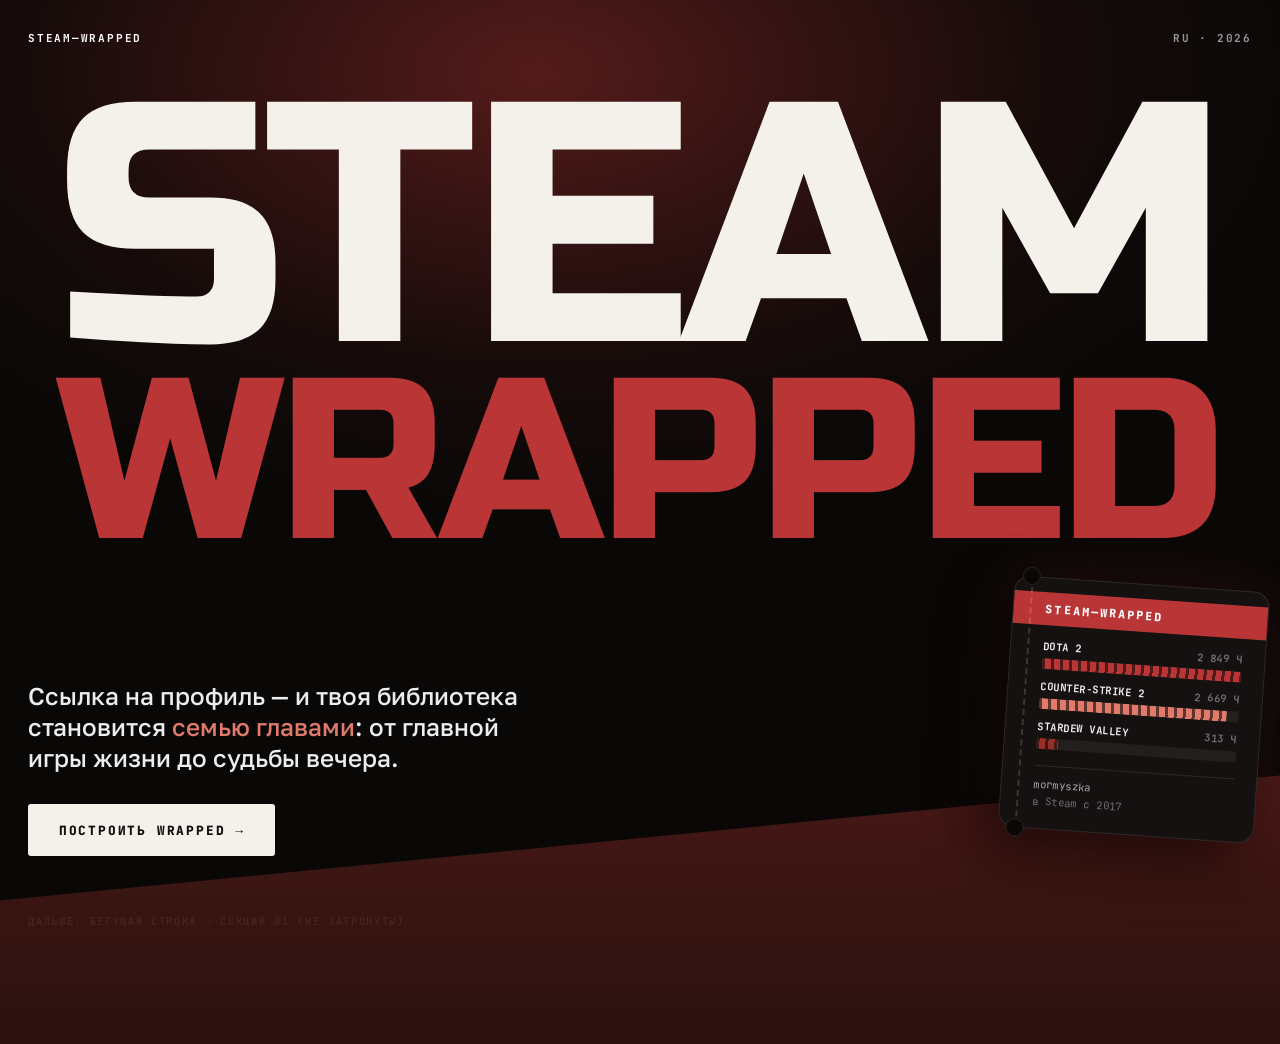
<file: concepts/hero-proto-v4.html>
<!DOCTYPE html>
<html lang="ru">
<head>
<meta charset="utf-8">
<meta name="viewport" content="width=device-width, initial-scale=1">
<title>Прототип hero v4 — «Гигантизм / минимализм»</title>
<!--
  ПРОТОТИП v4. Боевые index.html / style.css / app.js не задействованы.

  Правила этой версии:
  - никакого мелкого текста: убраны моно-лента, оглавление 01-07, подписи по углам,
    прибор с рисками и подстрочники;
  - гигантизм: вордмарк на всю ширину окна, две строки во всю высоту сцены;
  - одна фраза-смысл крупным кеглем обычным регистром и одна кнопка;
  - билет-pit-pass остаётся (не трогаем) и работает акцентом справа;
  - приглушённая палитра «кирпич» — без изменений.
-->
<style>
@font-face {
  font-family: "Russo"; font-style: normal; font-display: block; font-weight: 400;
  src: url("/concepts/fonts/russo-one-latin-400-normal.woff2") format("woff2");
  unicode-range: U+0000-00FF,U+0131,U+0152-0153,U+02BB-02BC,U+02C6,U+02DA,U+02DC,U+0304,U+0308,U+0329,U+2000-206F,U+20AC,U+2122,U+2191,U+2193,U+2212,U+2215,U+FEFF,U+FFFD;
}
@font-face {
  font-family: "Russo"; font-style: normal; font-display: block; font-weight: 400;
  src: url("/concepts/fonts/russo-one-cyrillic-400-normal.woff2") format("woff2");
  unicode-range: U+0301,U+0400-045F,U+0490-0491,U+04B0-04B1,U+2116;
}
@font-face {
  font-family: "Mono Proto"; font-style: normal; font-display: block; font-weight: 100 800;
  src: url("/concepts/fonts/jetbrains-mono-latin-wght-normal.woff2") format("woff2-variations");
  unicode-range: U+0000-00FF,U+0131,U+0152-0153,U+02BB-02BC,U+02C6,U+02DA,U+02DC,U+0304,U+0308,U+0329,U+2000-206F,U+20AC,U+2122,U+2191,U+2193,U+2212,U+2215,U+FEFF,U+FFFD;
}
@font-face {
  font-family: "Mono Proto"; font-style: normal; font-display: block; font-weight: 100 800;
  src: url("/concepts/fonts/jetbrains-mono-cyrillic-wght-normal.woff2") format("woff2-variations");
  unicode-range: U+0301,U+0400-045F,U+0490-0491,U+04B0-04B1,U+2116;
}
@font-face {
  font-family: "Golos Proto"; font-style: normal; font-display: block; font-weight: 100 900;
  src: url("/concepts/fonts/golos-text-latin-wght-normal.woff2") format("woff2-variations");
  unicode-range: U+0000-00FF,U+0131,U+0152-0153,U+02BB-02BC,U+02C6,U+02DA,U+02DC,U+0304,U+0308,U+0329,U+2000-206F,U+20AC,U+2122,U+2191,U+2193,U+2212,U+2215,U+FEFF,U+FFFD;
}
@font-face {
  font-family: "Golos Proto"; font-style: normal; font-display: block; font-weight: 100 900;
  src: url("/concepts/fonts/golos-text-cyrillic-wght-normal.woff2") format("woff2-variations");
  unicode-range: U+0301,U+0400-045F,U+0490-0491,U+04B0-04B1,U+2116;
}

:root {
  --bg: #0A0807; --bg-soft: #141110;
  --ink: #EDEDEF; --ink-dim: #A7A7AD; --ink-faint: #6E6E75;
  --c1: #BA3636; --c2: #9C2E28; --c3: #772420; --c4: #E07A6B;
  --gutter: clamp(16px, 2.2vw, 34px);
  --display: "Russo", "Arial Narrow", Arial, sans-serif;
  --sans: "Golos Proto", "Segoe UI", Arial, sans-serif;
  --mono: "Mono Proto", Consolas, monospace;
}
* { box-sizing: border-box; }
html, body { margin: 0; }
body { background: var(--bg); color: var(--ink); font-family: var(--sans); }

.hero {
  position: relative; isolation: isolate; overflow-x: clip;
  min-height: 100svh;
  display: grid; grid-template-rows: auto 1fr auto;
  gap: clamp(16px, 2.4vw, 40px);
  padding: clamp(20px, 2.4vw, 34px) var(--gutter) clamp(28px, 3.4vw, 52px);
  background:
    radial-gradient(76% 62% at 42% 8%, rgba(186, 54, 54, 0.42), rgba(119, 36, 32, 0.10) 54%, transparent 78%),
    #0A0807;
}
/* единственная декорация: тёмная кирпичная полоса у нижнего края */
.hero::after {
  content: ""; position: absolute; left: -2%; right: -2%; bottom: -16%; height: 30%; z-index: 0;
  background: linear-gradient(180deg, rgba(120, 38, 33, 0.55), rgba(48, 18, 16, 0.86));
  border-top: 1px solid rgba(186, 54, 54, 0.32);
  clip-path: polygon(0 48%, 100% 0, 100% 100%, 0 100%);
  pointer-events: none;
}
.hero > * { position: relative; z-index: 1; }

/* тонкая сервисная строка — единственный мелкий элемент на всю сцену */
.nav {
  display: flex; align-items: center; justify-content: space-between; gap: 16px;
  font-family: var(--mono); font-size: clamp(11px, 0.86vw, 13px); font-weight: 700;
  letter-spacing: 0.16em; text-transform: uppercase; color: rgba(237, 237, 239, 0.62);
}
.nav b { color: #FFFFFF; font-weight: 700; }

/* ===== гигантский вордмарк: на всю ширину, две строки почти во всю высоту ===== */
.wordmark { position: relative; align-self: center; }
.wm {
  display: block; width: 100%; text-align: center; white-space: nowrap;
  font-family: var(--display); font-weight: 400; text-transform: uppercase;
  line-height: 0.82; letter-spacing: -0.015em;
}
.wm--steam { color: #F4F1EB; }
.wm--wrapped { color: var(--c1); }

/* ===== нижний блок: смысл и действие слева, билет справа ===== */
.bottom {
  display: grid; grid-template-columns: minmax(0, 1fr) auto;
  gap: clamp(24px, 4vw, 64px); align-items: end;
}
.claim {
  max-width: 34ch; margin: 0;
  font-size: clamp(20px, 1.9vw, 30px); line-height: 1.28; font-weight: 500;
  color: var(--ink);
}
.claim em { font-style: normal; color: var(--c4); }
.cta {
  display: inline-flex; align-items: center; gap: 12px; margin-top: clamp(20px, 2.4vw, 32px);
  padding: clamp(16px, 1.4vw, 20px) clamp(26px, 2.4vw, 38px);
  background: #F4F1EB; color: #12100F; border: 0; border-radius: 3px; cursor: pointer;
  font-family: var(--mono); font-size: clamp(12px, 1vw, 14px); font-weight: 800;
  letter-spacing: 0.14em; text-transform: uppercase;
  transition: background .2s, transform .2s;
}
.cta:hover { background: #FFFFFF; transform: translateY(-2px); }

/* билет-pit-pass: не трогаем структуру, только посадка */
.ticket {
  position: relative; z-index: 2;
  width: clamp(232px, 20vw, 300px);
  padding: 0 22px 20px 32px; background: #141110;
  border: 1px solid rgba(255, 255, 255, 0.10); border-radius: 16px;
  transform: rotate(4deg) translateY(clamp(-12px, -1vw, 0px));
  transform-origin: 100% 100%;
  box-shadow: -16px 22px 56px rgba(0, 0, 0, 0.6), 0 0 70px rgba(186, 54, 54, 0.16);
  transition: transform 0.35s cubic-bezier(0.2, 0.7, 0.2, 1);
}
.ticket:hover { transform: rotate(1deg) translateY(-4px); }
.ticket::before {
  content: ""; position: absolute; top: 0; bottom: 0; left: 16px;
  border-left: 2px dashed rgba(255, 255, 255, 0.16);
}
.ticket__notch {
  position: absolute; left: 7px; width: 18px; height: 18px; border-radius: 50%;
  background: var(--bg); border: 1px solid rgba(255, 255, 255, 0.10);
}
.ticket__notch--top { top: -10px; }
.ticket__notch--bottom { bottom: -10px; }
.ticket__head {
  margin: 14px -22px 14px -32px; padding: 9px 22px 9px 32px;
  background: var(--c1); color: #FFFFFF;
  font-family: var(--mono); font-size: 11.5px; font-weight: 800;
  letter-spacing: 0.18em; text-transform: uppercase;
}
.ticket__rows { display: grid; gap: 10px; }
.ticket__row-name {
  display: flex; justify-content: space-between; gap: 10px; margin-bottom: 5px;
  font-family: var(--mono); font-size: 10.5px; font-weight: 700;
  letter-spacing: 0.05em; text-transform: uppercase; color: var(--ink-faint);
}
.ticket__row-name b { min-width: 0; color: var(--ink); font-weight: 700; overflow: hidden; text-overflow: ellipsis; white-space: nowrap; }
.ticket__row-name span { white-space: nowrap; }
.ticket__bar { height: 11px; border-radius: 2px; overflow: hidden; background: rgba(255, 255, 255, 0.06); }
.ticket__bar i {
  display: block; height: 100%; width: 0; border-radius: 2px;
  background-color: var(--c1);
  background-image: repeating-linear-gradient(90deg, rgba(12, 9, 8, 0.62) 0 3px, transparent 3px 9px);
  transition: width 1s cubic-bezier(0.2, 0.7, 0.3, 1);
}
.ticket__bar--2 i { background-color: var(--c4); }
.ticket__bar--3 i { background-color: var(--c2); }
.ticket__foot {
  display: grid; gap: 3px; margin-top: 16px;
  border-top: 1px solid rgba(255, 255, 255, 0.10); padding-top: 11px;
  font-family: var(--mono); font-size: 10.5px; color: var(--ink-faint); letter-spacing: 0.04em;
}
.ticket__foot span:first-child { color: var(--ink-dim); }

.after {
  padding: 14px var(--gutter) 0; margin: 0;
  font-family: var(--mono); font-size: 10.5px; letter-spacing: 0.16em;
  text-transform: uppercase; color: rgba(237, 237, 239, 0.3);
}

@media (max-width: 900px) {
  .bottom { grid-template-columns: minmax(0, 1fr); gap: clamp(22px, 5vw, 34px); }
  .ticket { display: none; }
  .claim { max-width: 34ch; }
}
@media (max-width: 560px) {
  /* на телефоне сцена не растягивается на экран: вордмарк сверху, смысл и кнопка сразу за ним */
  .hero { min-height: auto; grid-template-rows: auto auto auto; gap: clamp(20px, 6vw, 32px); padding-bottom: clamp(30px, 8vw, 48px); }
  .wordmark { align-self: start; }
  .bottom { align-self: start; }
  .wm { line-height: 0.86; }
  .claim { font-size: clamp(17px, 5.2vw, 21px); }
  .cta { width: 100%; justify-content: center; }
}
@media (prefers-reduced-motion: reduce) {
  * { animation-duration: .01ms !important; transition-duration: .01ms !important; }
}
</style>
</head>
<body>

<main class="hero">
  <div class="nav">
    <span><b>Steam—Wrapped</b></span>
    <span>RU · 2026</span>
  </div>

  <header class="wordmark">
    <span class="wm wm--steam" data-wm>Steam</span>
    <span class="wm wm--wrapped" data-wm>Wrapped</span>
  </header>

  <div class="bottom">
    <div>
      <p class="claim">Ссылка на профиль — и твоя библиотека становится <em>семью главами</em>: от главной игры жизни до судьбы вечера.</p>
      <button class="cta" type="button">Построить wrapped →</button>
    </div>

    <aside class="ticket" aria-hidden="true">
      <span class="ticket__notch ticket__notch--top"></span>
      <span class="ticket__notch ticket__notch--bottom"></span>
      <div class="ticket__head">Steam—Wrapped</div>
      <div class="ticket__rows">
        <div>
          <div class="ticket__row-name"><b>Dota 2</b><span>2 849 ч</span></div>
          <div class="ticket__bar"><i data-w="100"></i></div>
        </div>
        <div>
          <div class="ticket__row-name"><b>Counter-Strike 2</b><span>2 669 ч</span></div>
          <div class="ticket__bar ticket__bar--2"><i data-w="94"></i></div>
        </div>
        <div>
          <div class="ticket__row-name"><b>Stardew Valley</b><span>313 ч</span></div>
          <div class="ticket__bar ticket__bar--3"><i data-w="11"></i></div>
        </div>
      </div>
      <div class="ticket__foot"><span>mormyszka</span><span>в Steam с 2017</span></div>
    </aside>
  </div>
</main>

<p class="after">дальше: бегущая строка → секция 01 (не затронуты)</p>

<script>
/* ---------- вордмарк: диапазон-замер, размер прямо в font-size ----------
   Кап по высоте считается в JS: CSS min(var(), vh) ломает докрутку по Range. */
(function wordmarkFit() {
  var lines = document.querySelectorAll("[data-wm]");
  function sizeToWidth(sp, target) {
    sp.style.fontSize = "100px";
    var size = 100;
    for (var i = 0; i < 8; i++) {
      var rng = document.createRange();
      rng.selectNodeContents(sp);
      var real = rng.getBoundingClientRect().width;
      if (!real) break;
      size = size * (target / real);
      sp.style.fontSize = size.toFixed(2) + "px";
      if (Math.abs(real - target) <= 1) break;
    }
    return size;
  }
  function fit() {
    var host = document.querySelector(".wordmark");
    if (!host) return;
    var target = host.clientWidth;
    var sizes = [];
    lines.forEach(function (sp) { sizes.push(sizeToWidth(sp, target)); });
    var cap = window.innerHeight * 0.52;
    var total = 0;
    lines.forEach(function (sp) { total += sp.getBoundingClientRect().height; });
    if (total > cap) {
      var k = cap / total;
      lines.forEach(function (sp, i) { sp.style.fontSize = (sizes[i] * k).toFixed(2) + "px"; });
    }
  }
  fit();
  window.__wmFit = fit;
  window.addEventListener("resize", fit, { passive: true });
  if (document.fonts && document.fonts.ready) document.fonts.ready.then(fit);
  window.addEventListener("load", fit);
})();

/* ---------- билет: полосы с насечкой ---------- */
(function ticketBars() {
  document.querySelectorAll(".ticket__bar i").forEach(function (el) {
    setTimeout(function () { el.style.width = (el.getAttribute("data-w") || "0") + "%"; }, 350);
  });
})();
</script>
</body>
</html>
</file>
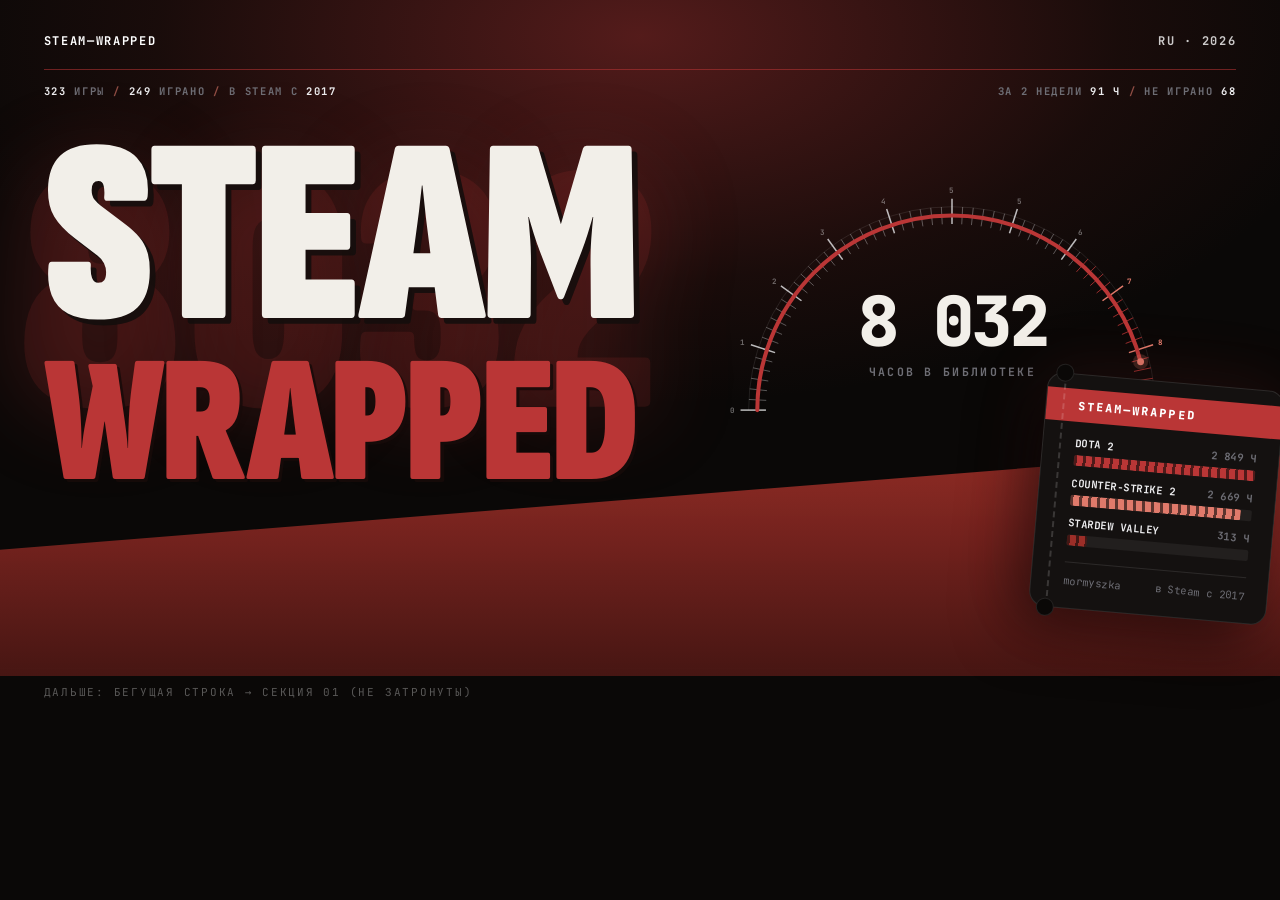
<file: concepts/hero-proto.html>
<!DOCTYPE html>
<html lang="ru">
<head>
<meta charset="utf-8">
<meta name="viewport" content="width=device-width, initial-scale=1">
<title>Прототип hero — «Redline-приборка»</title>
<!--
  ПРОТОТИП. Боевые index.html / style.css / app.js не задействованы.
  Цель: согласовать композицию hero (концепт C) до правок боевых файлов.

  Что в прототипе:
  - вордмарк в две строки от края до края окна, гарнитура Sofia Sans Extra Condensed 1000
  - фит строк через Range (тот же алгоритм, что пойдёт в app.js — без min(var(), vh))
  - призрачный номер 8032 под буквами
  - кирпичная диагональ через низ сцены
  - полукруглый циферблат: риски, красная зона редлайна, число часов в центре
  - тикет-pit-pass с полосатой заливкой (данные и структура — как в боевом)
  - мобильная раскладка: тикет скрыт, вордмарк в две строки, циферблат срезан снизу
-->
<style>
@font-face {
  font-family: "Sofia XCond"; font-style: normal; font-display: block;
  font-weight: 1 1000;
  src: url("/assets/fonts/sofia-sans-extra-condensed-latin-wght-normal.woff2") format("woff2-variations");
  unicode-range: U+0000-00FF,U+0131,U+0152-0153,U+02BB-02BC,U+02C6,U+02DA,U+02DC,U+0304,U+0308,U+0329,U+2000-206F,U+20AC,U+2122,U+2191,U+2193,U+2212,U+2215,U+FEFF,U+FFFD;
}
@font-face {
  font-family: "Sofia XCond"; font-style: normal; font-display: block;
  font-weight: 1 1000;
  src: url("/assets/fonts/sofia-sans-extra-condensed-cyrillic-wght-normal.woff2") format("woff2-variations");
  unicode-range: U+0301,U+0400-045F,U+0490-0491,U+04B0-04B1,U+2116;
}
@font-face {
  font-family: "Mono Proto"; font-style: normal; font-display: block;
  font-weight: 100 800;
  src: url("/concepts/fonts/jetbrains-mono-latin-wght-normal.woff2") format("woff2-variations");
  unicode-range: U+0000-00FF,U+0131,U+0152-0153,U+02BB-02BC,U+02C6,U+02DA,U+02DC,U+0304,U+0308,U+0329,U+2000-206F,U+20AC,U+2122,U+2191,U+2193,U+2212,U+2215,U+FEFF,U+FFFD;
}
@font-face {
  font-family: "Mono Proto"; font-style: normal; font-display: block;
  font-weight: 100 800;
  src: url("/concepts/fonts/jetbrains-mono-cyrillic-wght-normal.woff2") format("woff2-variations");
  unicode-range: U+0301,U+0400-045F,U+0490-0491,U+04B0-04B1,U+2116;
}
@font-face {
  font-family: "Golos Proto"; font-style: normal; font-display: block;
  font-weight: 100 900;
  src: url("/concepts/fonts/golos-text-latin-wght-normal.woff2") format("woff2-variations");
  unicode-range: U+0000-00FF,U+0131,U+0152-0153,U+02BB-02BC,U+02C6,U+02DA,U+02DC,U+0304,U+0308,U+0329,U+2000-206F,U+20AC,U+2122,U+2191,U+2193,U+2212,U+2215,U+FEFF,U+FFFD;
}
@font-face {
  font-family: "Golos Proto"; font-style: normal; font-display: block;
  font-weight: 100 900;
  src: url("/concepts/fonts/golos-text-cyrillic-wght-normal.woff2") format("woff2-variations");
  unicode-range: U+0301,U+0400-045F,U+0490-0491,U+04B0-04B1,U+2116;
}

:root {
  --bg: #0A0807;
  --bg-soft: #141110;
  --ink: #EDEDEF;
  --ink-dim: #A7A7AD;
  --ink-faint: #6E6E75;
  --c1: #BA3636;
  --c2: #9C2E28;
  --c3: #772420;
  --c4: #E07A6B;
  --line: rgba(255, 241, 231, 0.10);
  --display: "Sofia XCond", "Arial Narrow", Arial, sans-serif;
  --sans: "Golos Proto", "Segoe UI", Arial, sans-serif;
  --mono: "Mono Proto", Consolas, monospace;
}
* { box-sizing: border-box; }
html, body { margin: 0; }
body { background: var(--bg); color: var(--ink); font-family: var(--sans); }

/* ===== верх hero: фон, свечение, диагональ ===== */
.hero__red {
  position: relative; isolation: isolate; overflow-x: clip;
  padding: clamp(22px, 2.6vw, 40px) clamp(18px, 3.4vw, 56px) clamp(64px, 8vw, 120px);
  background:
    radial-gradient(72% 78% at 50% 6%, rgba(186, 54, 54, 0.42), rgba(119, 36, 32, 0.14) 52%, transparent 78%),
    #0A0807;
}
/* кирпичная диагональ через низ сцены */
.hero__red::after {
  content: ""; position: absolute; left: -2%; right: -2%; bottom: -12%; height: 38%; z-index: 0;
  background: linear-gradient(180deg, rgba(156, 46, 40, 0.92), rgba(72, 22, 19, 0.98));
  border-top: 1px solid rgba(224, 122, 107, 0.55);
  clip-path: polygon(0 46%, 100% 0, 100% 100%, 0 100%);
  pointer-events: none;
}
.hero__red > * { position: relative; z-index: 1; }
/* моно-лента технических подписей под сервисной строкой */
.hero__meta {
  display: flex; justify-content: space-between; gap: 18px; flex-wrap: wrap;
  padding: clamp(9px, 1.1vw, 14px) 0 0;
  font-family: var(--mono); font-size: 10.5px; font-weight: 700;
  letter-spacing: 0.16em; text-transform: uppercase; color: var(--ink-faint);
}
.hero__meta b { color: var(--ink); font-weight: 700; }
.hero__meta .sep { color: rgba(224, 122, 107, 0.6); padding: 0 8px; }

/* сервисная строка */
.hero__nav {
  display: flex; align-items: center; justify-content: space-between; gap: 16px;
  padding-bottom: clamp(12px, 1.6vw, 20px);
  font-family: var(--mono); font-size: 12px; font-weight: 700;
  letter-spacing: 0.14em; text-transform: uppercase; color: #FFFFFF;
  border-bottom: 1px solid rgba(186, 54, 54, 0.55);
}
.hero__nav .pill { color: rgba(255, 255, 255, 0.78); }

/* ===== сцена: вордмарк слева, приборка справа ===== */
.hero__grid {
  display: grid; grid-template-columns: minmax(0, 1.02fr) minmax(320px, 0.98fr);
  gap: clamp(16px, 2.6vw, 52px); align-items: center;
  margin-top: clamp(14px, 2.4vw, 40px);
}
/* ===== вордмарк ===== */
.wordmark { position: relative; }
.wm {
  display: block; width: 100%; text-align: center; white-space: nowrap;
  font-family: var(--display); font-weight: 1000; text-transform: uppercase;
  line-height: 0.84; letter-spacing: -0.02em;
}
.wm--steam { color: #F2EFE9; text-shadow: 0.022em 0.022em 0 rgba(20, 14, 13, 0.9); }
.wm--wrapped { color: var(--c1); text-shadow: 0.018em 0.018em 0 rgba(24, 10, 9, 0.85); }
.wm-ghost {
  position: absolute; left: 50%; top: 46%; transform: translate(-50%, -50%);
  z-index: -1; margin: 0; pointer-events: none;
  font-family: var(--display); font-weight: 1000; letter-spacing: 0.01em;
  font-size: clamp(150px, 28vw, 520px); line-height: 0.8;
  color: rgba(186, 54, 54, 0.14);
  text-shadow: 0 0 90px rgba(186, 54, 54, 0.30);
}

/* ===== приборная зона: циферблат слева, тикет справа ===== */
.dash { position: relative; min-width: 0; }
.gauge { position: relative; width: 100%; max-width: 520px; margin: 0 auto; }
.gauge__svg { display: block; width: 100%; height: auto; overflow: visible; }
.gauge__tick { stroke: rgba(237, 237, 239, 0.42); stroke-width: 1.4; }
.gauge__tick--major { stroke: rgba(237, 237, 239, 0.78); stroke-width: 2.6; }
.gauge__tick--red { stroke: var(--c1); }
.gauge__tick--red.gauge__tick--major { stroke: var(--c4); }
.gauge__arc { fill: none; stroke: rgba(237, 237, 239, 0.14); stroke-width: 1.2; }
.gauge__label {
  font-family: var(--mono); font-weight: 700; font-size: 13px;
  letter-spacing: 0.06em; fill: rgba(237, 237, 239, 0.42);
}
.gauge__label--red { fill: var(--c4); }
/* прогресс-дуга: заливка от начала шкалы до текущего значения */
.gauge__progress {
  fill: none; stroke: var(--c1); stroke-width: 7; stroke-linecap: round;
  transition: stroke-dashoffset 2.2s cubic-bezier(0.2, 0.7, 0.2, 1);
}
.gauge__knob { fill: var(--c4); }
.gauge__knob-halo { fill: rgba(224, 122, 107, 0.22); }
/* число живёт внутри дуги: центр дуги в макете — (450, 400) из 900x470 */
.gauge__readout {
  position: absolute; left: 0; right: 0; top: 57%; transform: translateY(-50%);
  text-align: center;
}
.gauge__num {
  font-family: var(--mono); font-weight: 800; font-variant-numeric: tabular-nums;
  font-feature-settings: "tnum" 1;
  font-size: clamp(42px, 5.4vw, 92px); line-height: 0.94; letter-spacing: -0.045em;
  color: #F2EFE9;
}
.gauge__cap {
  margin-top: 10px; font-family: var(--mono); font-size: clamp(10px, 0.9vw, 13px);
  font-weight: 700; letter-spacing: 0.2em; text-transform: uppercase; color: var(--ink-faint);
}

/* ===== тикет-pit-pass ===== */
.ticket {
  position: absolute; right: -5%; top: 78%; z-index: 2;
  width: clamp(238px, 25%, 292px);
  padding: 0 22px 20px 32px; background: #141110;
  border: 1px solid rgba(255, 255, 255, 0.10); border-radius: 16px;
  transform: rotate(5deg); transform-origin: 100% 100%;
  box-shadow: -16px 22px 56px rgba(0, 0, 0, 0.55), 0 0 70px rgba(186, 54, 54, 0.16);
  transition: transform 0.35s cubic-bezier(0.2, 0.7, 0.2, 1);
}
.ticket:hover { transform: rotate(1.5deg) translateY(-4px); }
.ticket::before {
  content: ""; position: absolute; top: 0; bottom: 0; left: 16px;
  border-left: 2px dashed rgba(255, 255, 255, 0.16);
}
.ticket__notch {
  position: absolute; left: 7px; width: 18px; height: 18px; border-radius: 50%;
  background: var(--bg); border: 1px solid rgba(255, 255, 255, 0.10);
}
.ticket__notch--top { top: -10px; }
.ticket__notch--bottom { bottom: -10px; }
.ticket__head {
  margin: 14px -22px 14px -32px; padding: 9px 22px 9px 32px;
  background: var(--c1); color: #FFFFFF;
  font-family: var(--mono); font-size: 11.5px; font-weight: 800;
  letter-spacing: 0.18em; text-transform: uppercase;
}
.ticket__rows { display: grid; gap: 10px; }
.ticket__row-name {
  display: flex; justify-content: space-between; gap: 10px; margin-bottom: 5px;
  font-family: var(--mono); font-size: 10.5px; font-weight: 700;
  letter-spacing: 0.05em; text-transform: uppercase; color: var(--ink-faint);
}
.ticket__row-name b { color: var(--ink); font-weight: 700; overflow: hidden; text-overflow: ellipsis; white-space: nowrap; }
.ticket__bar {
  height: 11px; border-radius: 2px; overflow: hidden;
  background: rgba(255, 255, 255, 0.06);
}
.ticket__bar i {
  display: block; height: 100%; width: 0; border-radius: 2px;
  background-color: var(--c1);
  background-image: repeating-linear-gradient(90deg, rgba(12, 9, 8, 0.62) 0 3px, transparent 3px 9px);
  transition: width 1s cubic-bezier(0.2, 0.7, 0.3, 1);
}
.ticket__bar--2 i { background-color: var(--c4); }
.ticket__bar--3 i { background-color: var(--c2); }
.ticket__foot {
  display: flex; justify-content: space-between; gap: 12px; margin-top: 16px;
  border-top: 1px solid rgba(255, 255, 255, 0.10); padding-top: 11px;
  font-family: var(--mono); font-size: 10.5px; color: var(--ink-faint); letter-spacing: 0.04em;
}

/* ===== заглушка «дальше по странице» ===== */
.after {
  border-top: 1px solid var(--line); margin-top: clamp(40px, 5vw, 76px);
  padding: 16px clamp(18px, 3.4vw, 56px) 0;
  font-family: var(--mono); font-size: 11px; letter-spacing: 0.16em;
  text-transform: uppercase; color: rgba(237, 237, 239, 0.35);
}

@media (max-width: 1080px) {
  .hero__grid { grid-template-columns: minmax(0, 1fr); gap: clamp(26px, 5vw, 44px); }
  .ticket { display: none; }
  .gauge { max-width: none; }
}
@media (max-width: 620px) {
  .hero__red { padding-bottom: clamp(44px, 11vw, 72px); }
  .hero__red::after { height: 32%; clip-path: polygon(0 60%, 100% 0, 100% 100%, 0 100%); }
  .hero__grid { margin-top: clamp(16px, 5vw, 28px); }
  /* прибор на мобилке подрезан снизу диагональю — как «механика за краем кадра» */
  .dash { margin-bottom: clamp(-46px, -9vw, -18px); }
  .gauge { max-width: min(88vw, 360px); }
  .gauge__num { font-size: clamp(40px, 13.5vw, 62px); }
  .gauge__readout { top: 52%; }
  .gauge__cap { margin-top: 7px; font-size: 10px; }
  .gauge__label { font-size: 10.5px; }
  .gauge__knob, .gauge__knob-halo { display: none; }
  .hero__meta { font-size: 9.5px; letter-spacing: 0.1em; gap: 6px 14px; }
}
@media (prefers-reduced-motion: reduce) {
  * { animation-duration: .01ms !important; transition-duration: .01ms !important; }
}
</style>
</head>
<body>

<main class="hero__red">
  <div class="hero__nav">
    <span>Steam—Wrapped</span>
    <span class="pill">RU · 2026</span>
  </div>

  <div class="hero__meta">
    <span><b>323</b> игры<span class="sep">/</span><b>249</b> играно<span class="sep">/</span>в Steam с <b>2017</b></span>
    <span>за 2 недели <b>91 ч</b><span class="sep">/</span>не играно <b>68</b></span>
  </div>

  <div class="hero__grid">
  <header class="wordmark">
    <span class="wm-ghost" aria-hidden="true">8032</span>
    <span class="wm wm--steam" data-wm>Steam</span>
    <span class="wm wm--wrapped" data-wm>Wrapped</span>
  </header>

  <div class="dash">
    <div class="gauge" id="gauge">
      <svg class="gauge__svg" viewBox="0 0 900 470" role="img" aria-label="Шкала: 8 032 часа в библиотеке">
        <g id="gaugeTicks"></g>
        <path id="gaugeProgress" class="gauge__progress" d=""></path>
        <circle id="gaugeKnobHalo" class="gauge__knob-halo" cx="450" cy="400" r="13" opacity="0"></circle>
        <circle id="gaugeKnob" class="gauge__knob" cx="450" cy="400" r="6" opacity="0"></circle>
      </svg>
      <div class="gauge__readout">
        <div class="gauge__num" data-count>8 032</div>
        <div class="gauge__cap">часов в библиотеке</div>
      </div>
    </div>

    <aside class="ticket" aria-hidden="true">
      <span class="ticket__notch ticket__notch--top"></span>
      <span class="ticket__notch ticket__notch--bottom"></span>
      <div class="ticket__head">Steam—Wrapped</div>
      <div class="ticket__rows">
        <div>
          <div class="ticket__row-name"><b>Dota 2</b><span>2 849 ч</span></div>
          <div class="ticket__bar"><i data-w="100"></i></div>
        </div>
        <div>
          <div class="ticket__row-name"><b>Counter-Strike 2</b><span>2 669 ч</span></div>
          <div class="ticket__bar ticket__bar--2"><i data-w="94"></i></div>
        </div>
        <div>
          <div class="ticket__row-name"><b>Stardew Valley</b><span>313 ч</span></div>
          <div class="ticket__bar ticket__bar--3"><i data-w="11"></i></div>
        </div>
      </div>
      <div class="ticket__foot"><span>mormyszka</span><span>в Steam с 2017</span></div>
    </aside>
  </div>
  </div>
</main>

<p class="after">дальше: бегущая строка → секция 01 (не затронуты)</p>

<script>
/* ---------- фит вордмарка: Range-замер, размер прямо в font-size ---------- */
(function wordmarkFit() {
  var lines = document.querySelectorAll("[data-wm]");
  /* Два прохода: (1) обе строки натягиваются на ширину колонки,
     (2) если суммарная высота блока не влезает в кап по высоте окна —
     обе строки пропорционально уменьшаются. Кап живёт в JS именно потому,
     что CSS min(var(), vh) ломает контрольную докрутку по Range. */
  function sizeToWidth(sp, target) {
    sp.style.fontSize = "100px";
    var size = 100;
    for (var i = 0; i < 8; i++) {
      var rng = document.createRange();
      rng.selectNodeContents(sp);
      var real = rng.getBoundingClientRect().width;
      if (!real) break;
      size = size * (target / real);
      sp.style.fontSize = size.toFixed(2) + "px";
      if (Math.abs(real - target) <= 1) break;
    }
    return size;
  }
  function fit() {
    var host = document.querySelector(".wordmark");
    if (!host) return;
    var target = host.clientWidth;
    var sizes = [];
    lines.forEach(function (sp) { sizes.push(sizeToWidth(sp, target)); });

    var cap = window.innerHeight * 0.46;
    var total = 0;
    lines.forEach(function (sp) { total += sp.getBoundingClientRect().height; });
    if (total > cap) {
      var k = cap / total;
      lines.forEach(function (sp, i) { sp.style.fontSize = (sizes[i] * k).toFixed(2) + "px"; });
    }
  }
  fit();
  /* хук для стенда подбора гарнитуры: после смены шрифта фит надо пересчитать */
  window.__wmFit = fit;
  window.addEventListener("resize", fit, { passive: true });
  if (document.fonts && document.fonts.ready) document.fonts.ready.then(fit);
  window.addEventListener("load", fit);
})();

/* ---------- прибор: риски, красная зона, стрелка ---------- */
(function gauge() {
  var NS = "http://www.w3.org/2000/svg";
  var g = document.getElementById("gaugeTicks");
  if (!g) return;
  var CX = 450, CY = 400, R_IN = 322, R_OUT = 352, R_MAJ = 366;
  var TICKS = 61;              /* 60 делений от 0 до 9 */
  var RED_FROM = 0.72;         /* доля шкалы, с которой начинается редлайн */
  var START_ANGLE = -90;       /* 0 вверху… */
  var SWEEP = 180;             /* …полукруг вниз по краям */

  function angleAt(t) { return START_ANGLE + SWEEP * t; }

  /* фоновая дуга */
  var arc = document.createElementNS(NS, "path");
  var a0 = angleAt(0) * Math.PI / 180, a1 = angleAt(1) * Math.PI / 180;
  arc.setAttribute("d", "M " + (CX + R_OUT * Math.sin(a0)) + " " + (CY - R_OUT * Math.cos(a0)) +
    " A " + R_OUT + " " + R_OUT + " 0 0 1 " + (CX + R_OUT * Math.sin(a1)) + " " + (CY - R_OUT * Math.cos(a1)));
  arc.setAttribute("class", "gauge__arc");
  g.appendChild(arc);

  for (var i = 0; i < TICKS; i++) {
    var t = i / (TICKS - 1);
    var ang = angleAt(t) * Math.PI / 180;
    var major = i % 6 === 0;
    var rOut = major ? R_MAJ : R_OUT;
    var ln = document.createElementNS(NS, "line");
    ln.setAttribute("x1", CX + R_IN * Math.sin(ang));
    ln.setAttribute("y1", CY - R_IN * Math.cos(ang));
    ln.setAttribute("x2", CX + rOut * Math.sin(ang));
    ln.setAttribute("y2", CY - rOut * Math.cos(ang));
    var cls = "gauge__tick" + (major ? " gauge__tick--major" : "");
    if (t >= RED_FROM) cls += " gauge__tick--red";
    ln.setAttribute("class", cls);
    g.appendChild(ln);

    if (major) {
      var lbl = document.createElementNS(NS, "text");
      lbl.setAttribute("class", "gauge__label" + (t >= RED_FROM ? " gauge__label--red" : ""));
      lbl.setAttribute("text-anchor", "middle");
      lbl.setAttribute("x", CX + (R_OUT + 28) * Math.sin(ang));
      lbl.setAttribute("y", CY - (R_OUT + 28) * Math.cos(ang) + 5);
      lbl.textContent = String(Math.round(t * 9));
      g.appendChild(lbl);
    }
  }

  /* прогресс-дуга: 92% шкалы — 8032 часа из 9 000 лимита */
  var VALUE = 0.92;
  var R_MID = (R_IN + R_OUT) / 2;
  var progress = document.getElementById("gaugeProgress");
  var aStart = angleAt(0) * Math.PI / 180, aEnd = angleAt(1) * Math.PI / 180;
  var half = Math.PI * R_MID;
  var d = "M " + (CX + R_MID * Math.sin(aStart)) + " " + (CY - R_MID * Math.cos(aStart)) +
          " A " + R_MID + " " + R_MID + " 0 0 1 " + (CX + R_MID * Math.sin(aEnd)) + " " + (CY - R_MID * Math.cos(aEnd));
  progress.setAttribute("d", d);
  progress.style.strokeDasharray = half;
  progress.style.strokeDashoffset = half;

  var knobAng = angleAt(VALUE) * Math.PI / 180;
  var knob = document.getElementById("gaugeKnob");
  var halo = document.getElementById("gaugeKnobHalo");
  [knob, halo].forEach(function (c) {
    c.setAttribute("cx", CX + R_MID * Math.sin(knobAng));
    c.setAttribute("cy", CY - R_MID * Math.cos(knobAng));
  });
  setTimeout(function () {
    progress.style.strokeDashoffset = (half * (1 - VALUE)).toFixed(1);
    knob.setAttribute("opacity", "1");
    halo.setAttribute("opacity", "1");
  }, 250);

  /* полосатая заливка полос тикета */
  document.querySelectorAll(".ticket__bar i").forEach(function (el) {
    var w = el.getAttribute("data-w") || "0";
    setTimeout(function () { el.style.width = w + "%"; }, 400);
  });
})();
</script>
</body>
</html>
</file>
